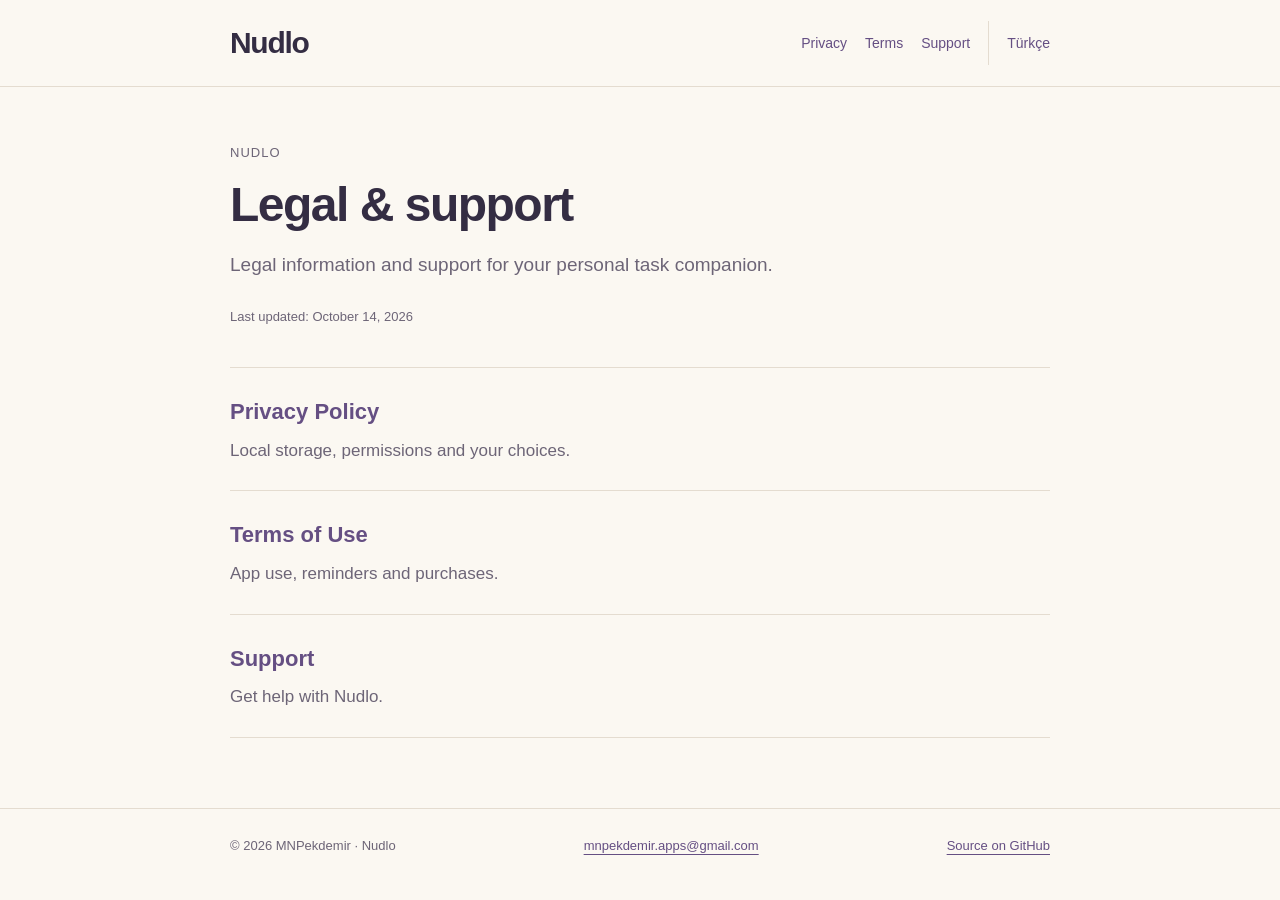
<file: index.html>
<!doctype html>
<html lang="en">
<head>
  <meta charset="utf-8">
  <meta name="viewport" content="width=device-width,initial-scale=1">
  <meta name="description" content="Legal information and support for your personal task companion.">
  <title>Legal &amp; support · Nudlo</title>
  <link rel="canonical" href="https://mnpekdemir.github.io/nudlo-legal/">
  <link rel="alternate" hreflang="en" href="https://mnpekdemir.github.io/nudlo-legal/index.html">
  <link rel="alternate" hreflang="tr" href="https://mnpekdemir.github.io/nudlo-legal/tr/index.html">
  <link rel="stylesheet" href="styles.css">
</head>
<body>
  <a class="skip-link" href="#content">Skip to content</a>
  <header class="site-header"><div class="container header-content"><a class="wordmark" href="index.html" aria-label="Nudlo">Nudlo</a><nav class="top-nav" aria-label="Legal & support"><a href="privacy.html">Privacy</a><a href="terms.html">Terms</a><a href="support.html">Support</a><a class="language-link" href="tr/index.html" lang="tr">Türkçe</a></nav></div></header>
  <main class="container" id="content"><p class="eyebrow">Nudlo</p><h1>Legal & support</h1><p class="lead">Legal information and support for your personal task companion.</p><p class="updated">Last updated: October 14, 2026</p><div class="document-links"><a class="document-link" href="privacy.html"><strong>Privacy Policy</strong><span>Local storage, permissions and your choices.</span></a><a class="document-link" href="terms.html"><strong>Terms of Use</strong><span>App use, reminders and purchases.</span></a><a class="document-link" href="support.html"><strong>Support</strong><span>Get help with Nudlo.</span></a></div></main>
  <footer><div class="container footer-content"><span>© 2026 MNPekdemir · Nudlo</span><a class="contact-link" href="mailto:mnpekdemir.apps@gmail.com">mnpekdemir.apps@gmail.com</a><a href="https://github.com/MNPekdemir/nudlo-legal">Source on GitHub</a></div></footer>
</body>
</html>
</file>
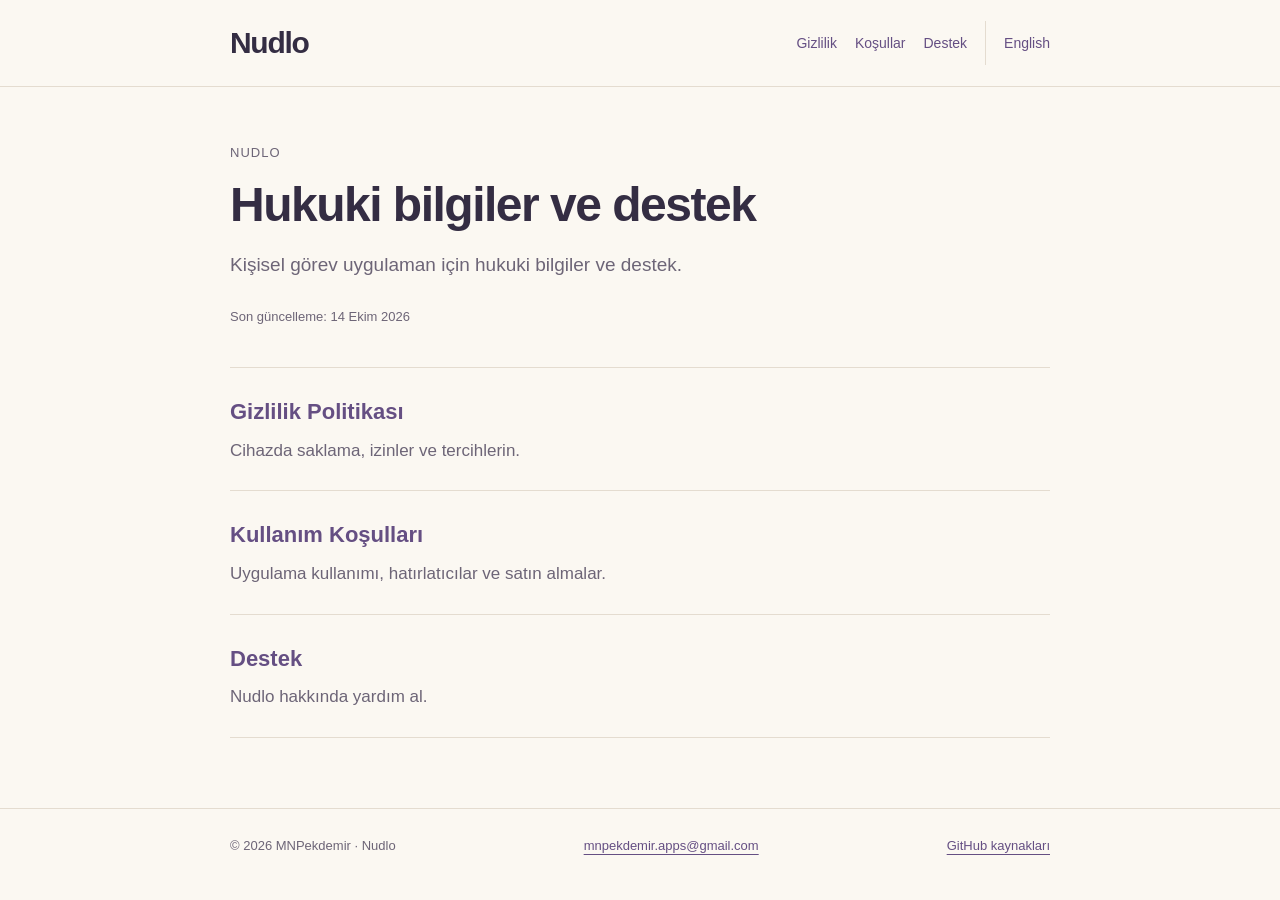
<file: tr/index.html>
<!doctype html>
<html lang="tr">
<head>
  <meta charset="utf-8">
  <meta name="viewport" content="width=device-width,initial-scale=1">
  <meta name="description" content="Kişisel görev uygulaman için hukuki bilgiler ve destek.">
  <title>Hukuki bilgiler ve destek · Nudlo</title>
  <link rel="canonical" href="https://mnpekdemir.github.io/nudlo-legal/tr/">
  <link rel="alternate" hreflang="en" href="https://mnpekdemir.github.io/nudlo-legal/index.html">
  <link rel="alternate" hreflang="tr" href="https://mnpekdemir.github.io/nudlo-legal/tr/index.html">
  <link rel="stylesheet" href="../styles.css">
</head>
<body>
  <a class="skip-link" href="#content">İçeriğe geç</a>
  <header class="site-header"><div class="container header-content"><a class="wordmark" href="index.html" aria-label="Nudlo">Nudlo</a><nav class="top-nav" aria-label="Hukuki bilgiler ve destek"><a href="privacy.html">Gizlilik</a><a href="terms.html">Koşullar</a><a href="support.html">Destek</a><a class="language-link" href="../index.html" lang="en">English</a></nav></div></header>
  <main class="container" id="content"><p class="eyebrow">Nudlo</p><h1>Hukuki bilgiler ve destek</h1><p class="lead">Kişisel görev uygulaman için hukuki bilgiler ve destek.</p><p class="updated">Son güncelleme: 14 Ekim 2026</p><div class="document-links"><a class="document-link" href="privacy.html"><strong>Gizlilik Politikası</strong><span>Cihazda saklama, izinler ve tercihlerin.</span></a><a class="document-link" href="terms.html"><strong>Kullanım Koşulları</strong><span>Uygulama kullanımı, hatırlatıcılar ve satın almalar.</span></a><a class="document-link" href="support.html"><strong>Destek</strong><span>Nudlo hakkında yardım al.</span></a></div></main>
  <footer><div class="container footer-content"><span>© 2026 MNPekdemir · Nudlo</span><a class="contact-link" href="mailto:mnpekdemir.apps@gmail.com">mnpekdemir.apps@gmail.com</a><a href="https://github.com/MNPekdemir/nudlo-legal">GitHub kaynakları</a></div></footer>
</body>
</html>
</file>
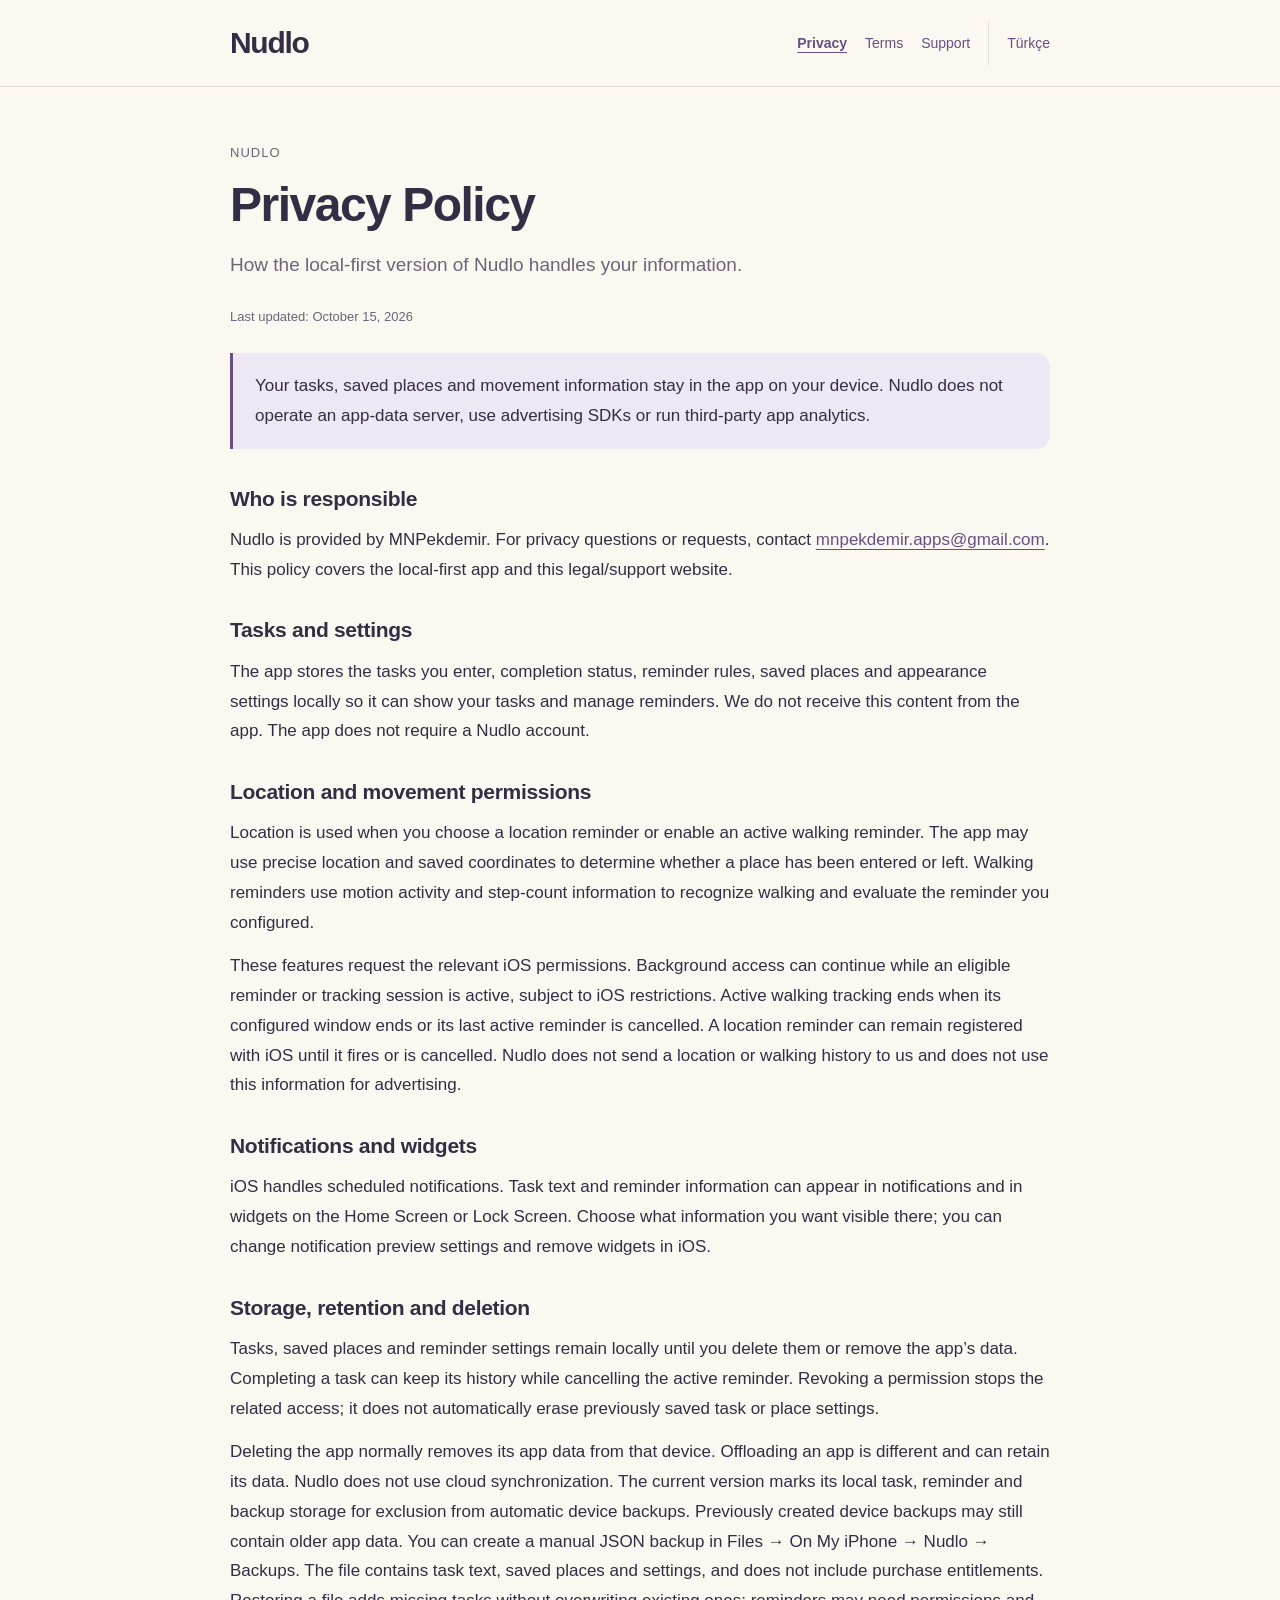
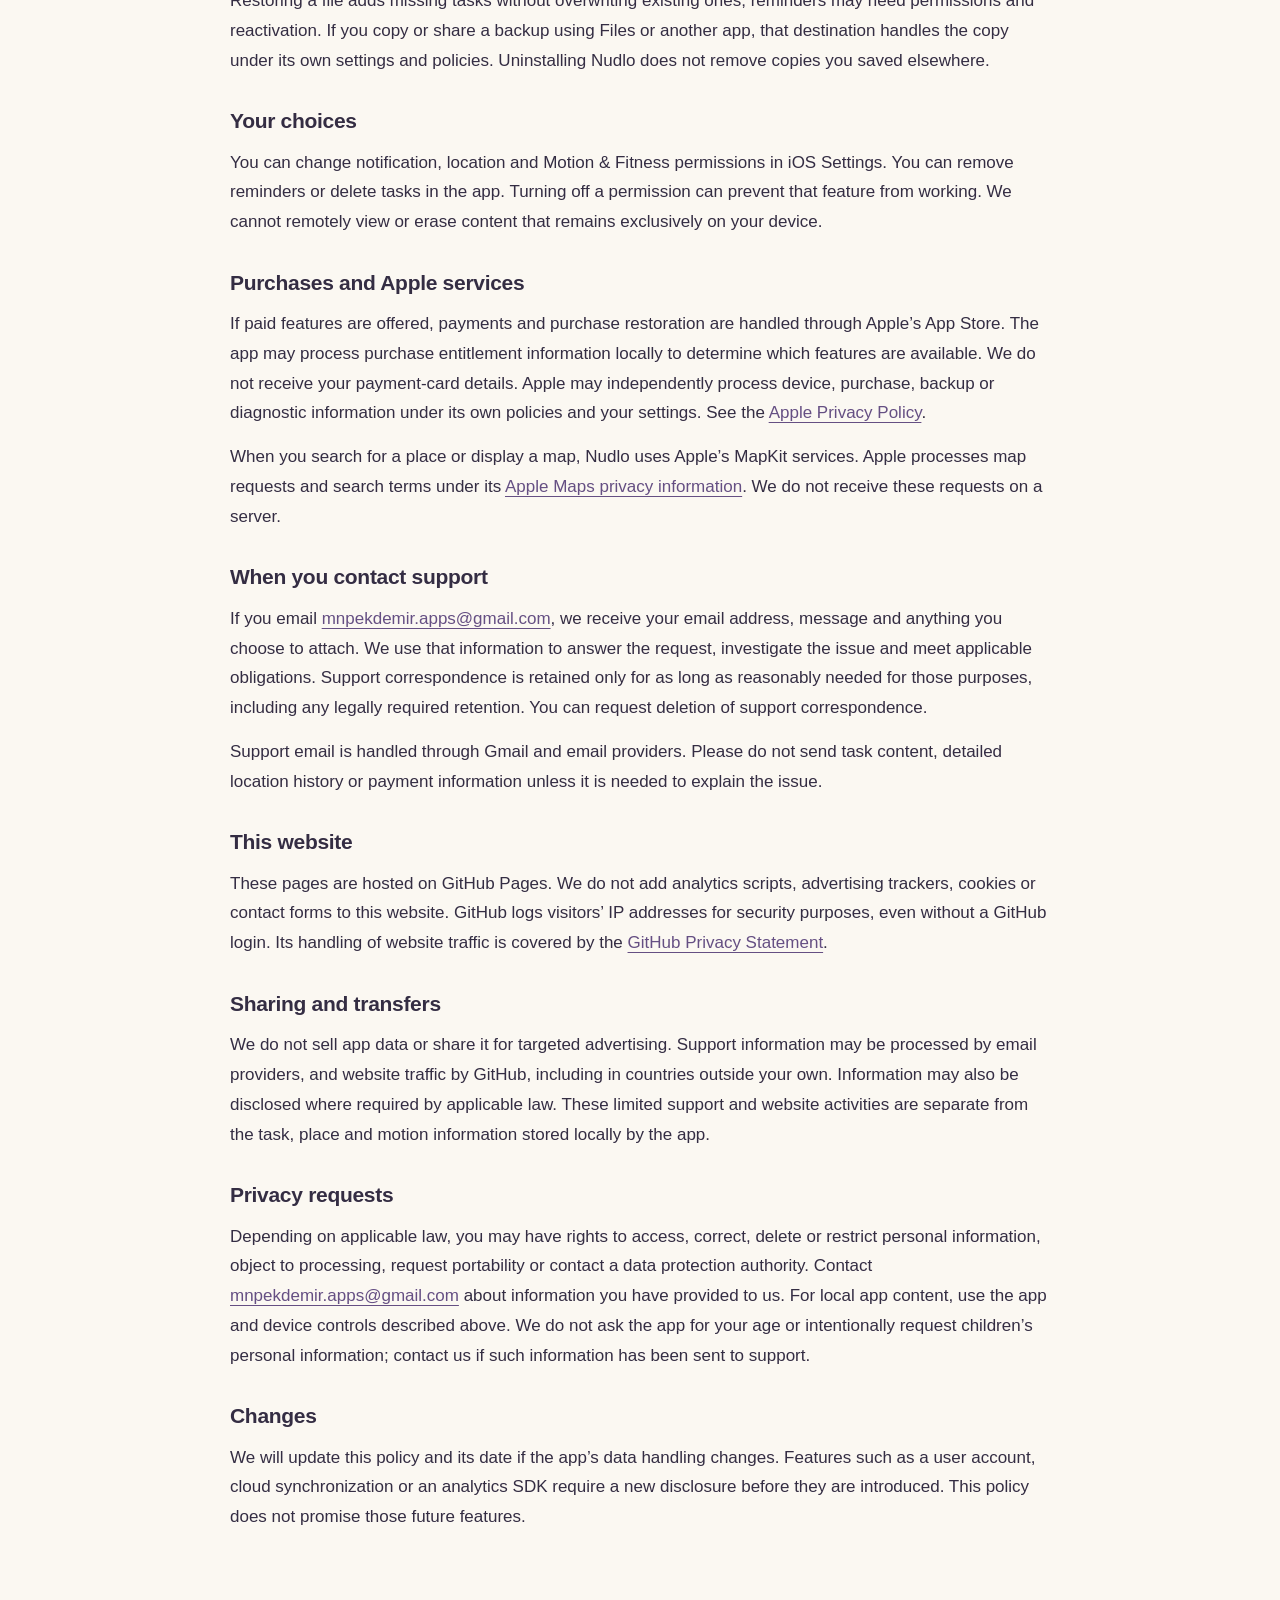
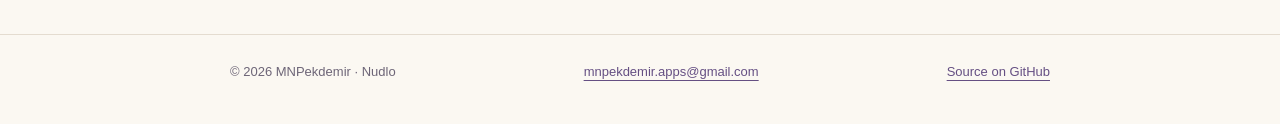
<file: privacy.html>
<!doctype html>
<html lang="en">
<head>
  <meta charset="utf-8">
  <meta name="viewport" content="width=device-width,initial-scale=1">
  <meta name="description" content="How the local-first version of Nudlo handles your information.">
  <title>Privacy Policy · Nudlo</title>
  <link rel="canonical" href="https://mnpekdemir.github.io/nudlo-legal/privacy.html">
  <link rel="alternate" hreflang="en" href="https://mnpekdemir.github.io/nudlo-legal/privacy.html">
  <link rel="alternate" hreflang="tr" href="https://mnpekdemir.github.io/nudlo-legal/tr/privacy.html">
  <link rel="stylesheet" href="styles.css">
</head>
<body>
  <a class="skip-link" href="#content">Skip to content</a>
  <header class="site-header"><div class="container header-content"><a class="wordmark" href="index.html" aria-label="Nudlo">Nudlo</a><nav class="top-nav" aria-label="Legal & support"><a href="privacy.html" aria-current="page">Privacy</a><a href="terms.html">Terms</a><a href="support.html">Support</a><a class="language-link" href="tr/privacy.html" lang="tr">Türkçe</a></nav></div></header>
  <main class="container" id="content"><p class="eyebrow">Nudlo</p><h1>Privacy Policy</h1><p class="lead">How the local-first version of Nudlo handles your information.</p><p class="updated">Last updated: October 15, 2026</p><div class="summary"><p>Your tasks, saved places and movement information stay in the app on your device. Nudlo does not operate an app-data server, use advertising SDKs or run third-party app analytics.</p></div><section id="section-1"><h2>Who is responsible</h2><p>Nudlo is provided by MNPekdemir. For privacy questions or requests, contact <a class="contact-link" href="mailto:mnpekdemir.apps@gmail.com">mnpekdemir.apps@gmail.com</a>. This policy covers the local-first app and this legal/support website.</p></section>
<section id="section-2"><h2>Tasks and settings</h2><p>The app stores the tasks you enter, completion status, reminder rules, saved places and appearance settings locally so it can show your tasks and manage reminders. We do not receive this content from the app. The app does not require a Nudlo account.</p></section>
<section id="section-3"><h2>Location and movement permissions</h2><p>Location is used when you choose a location reminder or enable an active walking reminder. The app may use precise location and saved coordinates to determine whether a place has been entered or left. Walking reminders use motion activity and step-count information to recognize walking and evaluate the reminder you configured.</p><p>These features request the relevant iOS permissions. Background access can continue while an eligible reminder or tracking session is active, subject to iOS restrictions. Active walking tracking ends when its configured window ends or its last active reminder is cancelled. A location reminder can remain registered with iOS until it fires or is cancelled. Nudlo does not send a location or walking history to us and does not use this information for advertising.</p></section>
<section id="section-4"><h2>Notifications and widgets</h2><p>iOS handles scheduled notifications. Task text and reminder information can appear in notifications and in widgets on the Home Screen or Lock Screen. Choose what information you want visible there; you can change notification preview settings and remove widgets in iOS.</p></section>
<section id="section-5"><h2>Storage, retention and deletion</h2><p>Tasks, saved places and reminder settings remain locally until you delete them or remove the app’s data. Completing a task can keep its history while cancelling the active reminder. Revoking a permission stops the related access; it does not automatically erase previously saved task or place settings.</p><p>Deleting the app normally removes its app data from that device. Offloading an app is different and can retain its data. Nudlo does not use cloud synchronization. The current version marks its local task, reminder and backup storage for exclusion from automatic device backups. Previously created device backups may still contain older app data. You can create a manual JSON backup in Files → On My iPhone → Nudlo → Backups. The file contains task text, saved places and settings, and does not include purchase entitlements. Restoring a file adds missing tasks without overwriting existing ones; reminders may need permissions and reactivation. If you copy or share a backup using Files or another app, that destination handles the copy under its own settings and policies. Uninstalling Nudlo does not remove copies you saved elsewhere.</p></section>
<section id="section-6"><h2>Your choices</h2><p>You can change notification, location and Motion & Fitness permissions in iOS Settings. You can remove reminders or delete tasks in the app. Turning off a permission can prevent that feature from working. We cannot remotely view or erase content that remains exclusively on your device.</p></section>
<section id="section-7"><h2>Purchases and Apple services</h2><p>If paid features are offered, payments and purchase restoration are handled through Apple’s App Store. The app may process purchase entitlement information locally to determine which features are available. We do not receive your payment-card details. Apple may independently process device, purchase, backup or diagnostic information under its own policies and your settings. See the <a href="https://www.apple.com/legal/privacy/">Apple Privacy Policy</a>.</p><p>When you search for a place or display a map, Nudlo uses Apple’s MapKit services. Apple processes map requests and search terms under its <a href="https://www.apple.com/legal/privacy/data/en/apple-maps/">Apple Maps privacy information</a>. We do not receive these requests on a server.</p></section>
<section id="section-8"><h2>When you contact support</h2><p>If you email <a class="contact-link" href="mailto:mnpekdemir.apps@gmail.com">mnpekdemir.apps@gmail.com</a>, we receive your email address, message and anything you choose to attach. We use that information to answer the request, investigate the issue and meet applicable obligations. Support correspondence is retained only for as long as reasonably needed for those purposes, including any legally required retention. You can request deletion of support correspondence.</p><p>Support email is handled through Gmail and email providers. Please do not send task content, detailed location history or payment information unless it is needed to explain the issue.</p></section>
<section id="section-9"><h2>This website</h2><p>These pages are hosted on GitHub Pages. We do not add analytics scripts, advertising trackers, cookies or contact forms to this website. GitHub logs visitors’ IP addresses for security purposes, even without a GitHub login. Its handling of website traffic is covered by the <a href="https://docs.github.com/en/site-policy/privacy-policies/github-general-privacy-statement">GitHub Privacy Statement</a>.</p></section>
<section id="section-10"><h2>Sharing and transfers</h2><p>We do not sell app data or share it for targeted advertising. Support information may be processed by email providers, and website traffic by GitHub, including in countries outside your own. Information may also be disclosed where required by applicable law. These limited support and website activities are separate from the task, place and motion information stored locally by the app.</p></section>
<section id="section-11"><h2>Privacy requests</h2><p>Depending on applicable law, you may have rights to access, correct, delete or restrict personal information, object to processing, request portability or contact a data protection authority. Contact <a class="contact-link" href="mailto:mnpekdemir.apps@gmail.com">mnpekdemir.apps@gmail.com</a> about information you have provided to us. For local app content, use the app and device controls described above. We do not ask the app for your age or intentionally request children’s personal information; contact us if such information has been sent to support.</p></section>
<section id="section-12"><h2>Changes</h2><p>We will update this policy and its date if the app’s data handling changes. Features such as a user account, cloud synchronization or an analytics SDK require a new disclosure before they are introduced. This policy does not promise those future features.</p></section></main>
  <footer><div class="container footer-content"><span>© 2026 MNPekdemir · Nudlo</span><a class="contact-link" href="mailto:mnpekdemir.apps@gmail.com">mnpekdemir.apps@gmail.com</a><a href="https://github.com/MNPekdemir/nudlo-legal">Source on GitHub</a></div></footer>
</body>
</html>
</file>
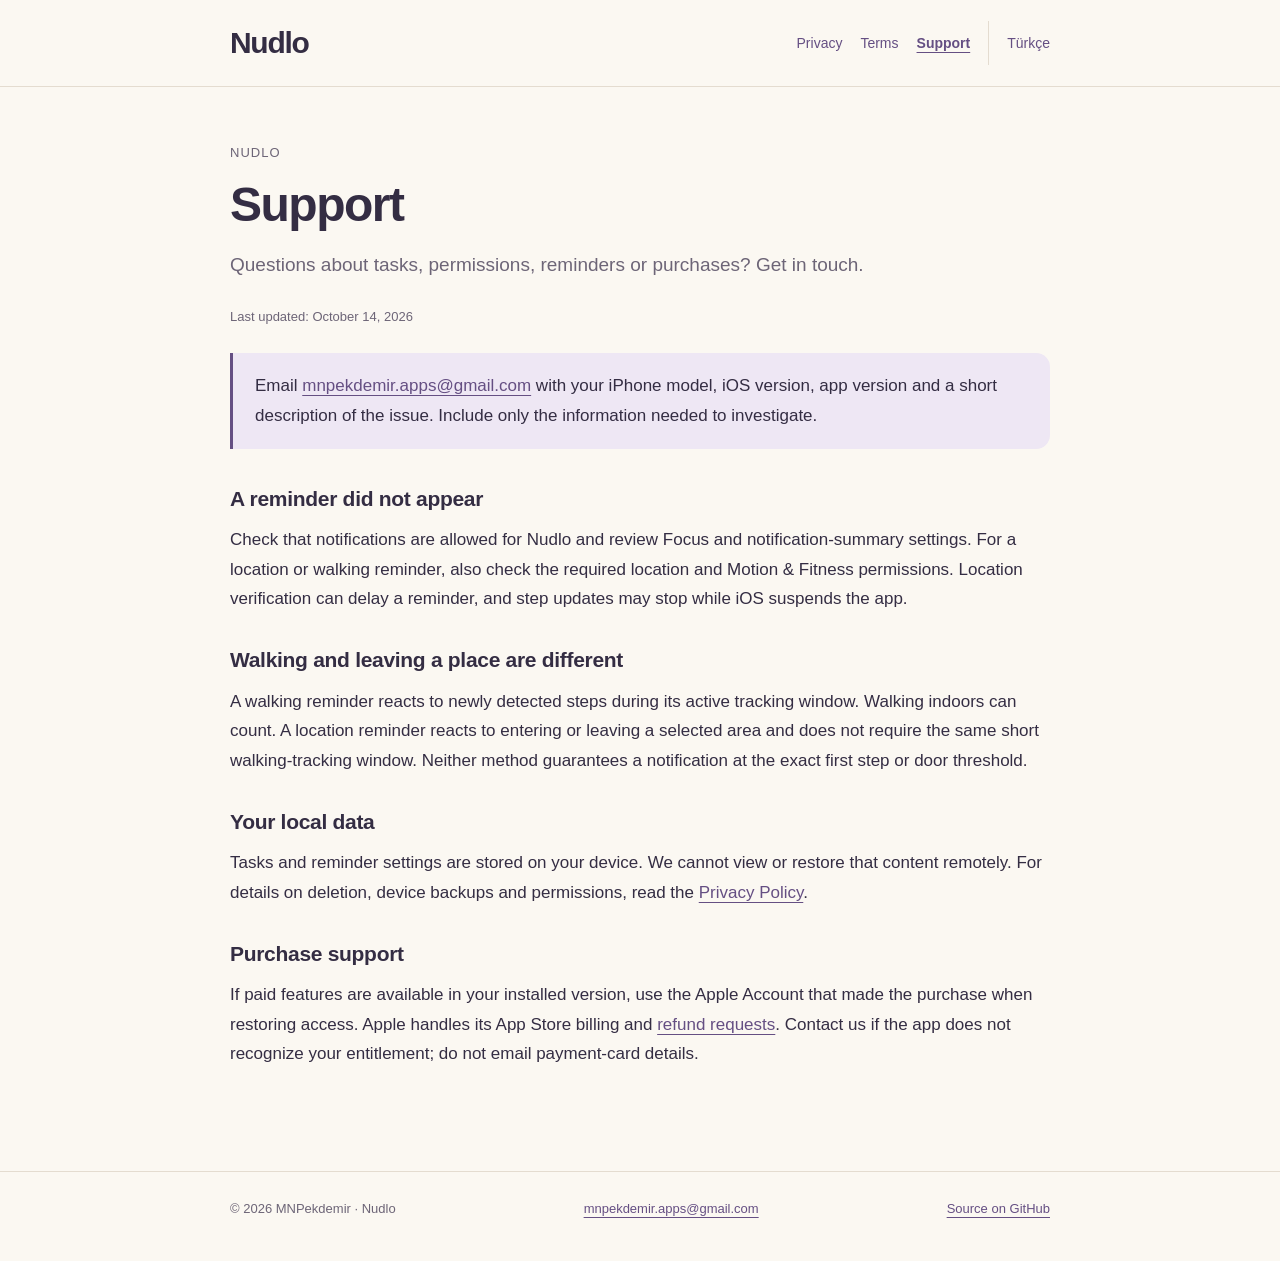
<file: support.html>
<!doctype html>
<html lang="en">
<head>
  <meta charset="utf-8">
  <meta name="viewport" content="width=device-width,initial-scale=1">
  <meta name="description" content="Questions about tasks, permissions, reminders or purchases? Get in touch.">
  <title>Support · Nudlo</title>
  <link rel="canonical" href="https://mnpekdemir.github.io/nudlo-legal/support.html">
  <link rel="alternate" hreflang="en" href="https://mnpekdemir.github.io/nudlo-legal/support.html">
  <link rel="alternate" hreflang="tr" href="https://mnpekdemir.github.io/nudlo-legal/tr/support.html">
  <link rel="stylesheet" href="styles.css">
</head>
<body>
  <a class="skip-link" href="#content">Skip to content</a>
  <header class="site-header"><div class="container header-content"><a class="wordmark" href="index.html" aria-label="Nudlo">Nudlo</a><nav class="top-nav" aria-label="Legal & support"><a href="privacy.html">Privacy</a><a href="terms.html">Terms</a><a href="support.html" aria-current="page">Support</a><a class="language-link" href="tr/support.html" lang="tr">Türkçe</a></nav></div></header>
  <main class="container" id="content"><p class="eyebrow">Nudlo</p><h1>Support</h1><p class="lead">Questions about tasks, permissions, reminders or purchases? Get in touch.</p><p class="updated">Last updated: October 14, 2026</p><div class="summary"><p>Email <a class="contact-link" href="mailto:mnpekdemir.apps@gmail.com">mnpekdemir.apps@gmail.com</a> with your iPhone model, iOS version, app version and a short description of the issue. Include only the information needed to investigate.</p></div><section id="section-1"><h2>A reminder did not appear</h2><p>Check that notifications are allowed for Nudlo and review Focus and notification-summary settings. For a location or walking reminder, also check the required location and Motion & Fitness permissions. Location verification can delay a reminder, and step updates may stop while iOS suspends the app.</p></section>
<section id="section-2"><h2>Walking and leaving a place are different</h2><p>A walking reminder reacts to newly detected steps during its active tracking window. Walking indoors can count. A location reminder reacts to entering or leaving a selected area and does not require the same short walking-tracking window. Neither method guarantees a notification at the exact first step or door threshold.</p></section>
<section id="section-3"><h2>Your local data</h2><p>Tasks and reminder settings are stored on your device. We cannot view or restore that content remotely. For details on deletion, device backups and permissions, read the <a href="privacy.html">Privacy Policy</a>.</p></section>
<section id="section-4"><h2>Purchase support</h2><p>If paid features are available in your installed version, use the Apple Account that made the purchase when restoring access. Apple handles its App Store billing and <a href="https://support.apple.com/118223">refund requests</a>. Contact us if the app does not recognize your entitlement; do not email payment-card details.</p></section></main>
  <footer><div class="container footer-content"><span>© 2026 MNPekdemir · Nudlo</span><a class="contact-link" href="mailto:mnpekdemir.apps@gmail.com">mnpekdemir.apps@gmail.com</a><a href="https://github.com/MNPekdemir/nudlo-legal">Source on GitHub</a></div></footer>
</body>
</html>
</file>
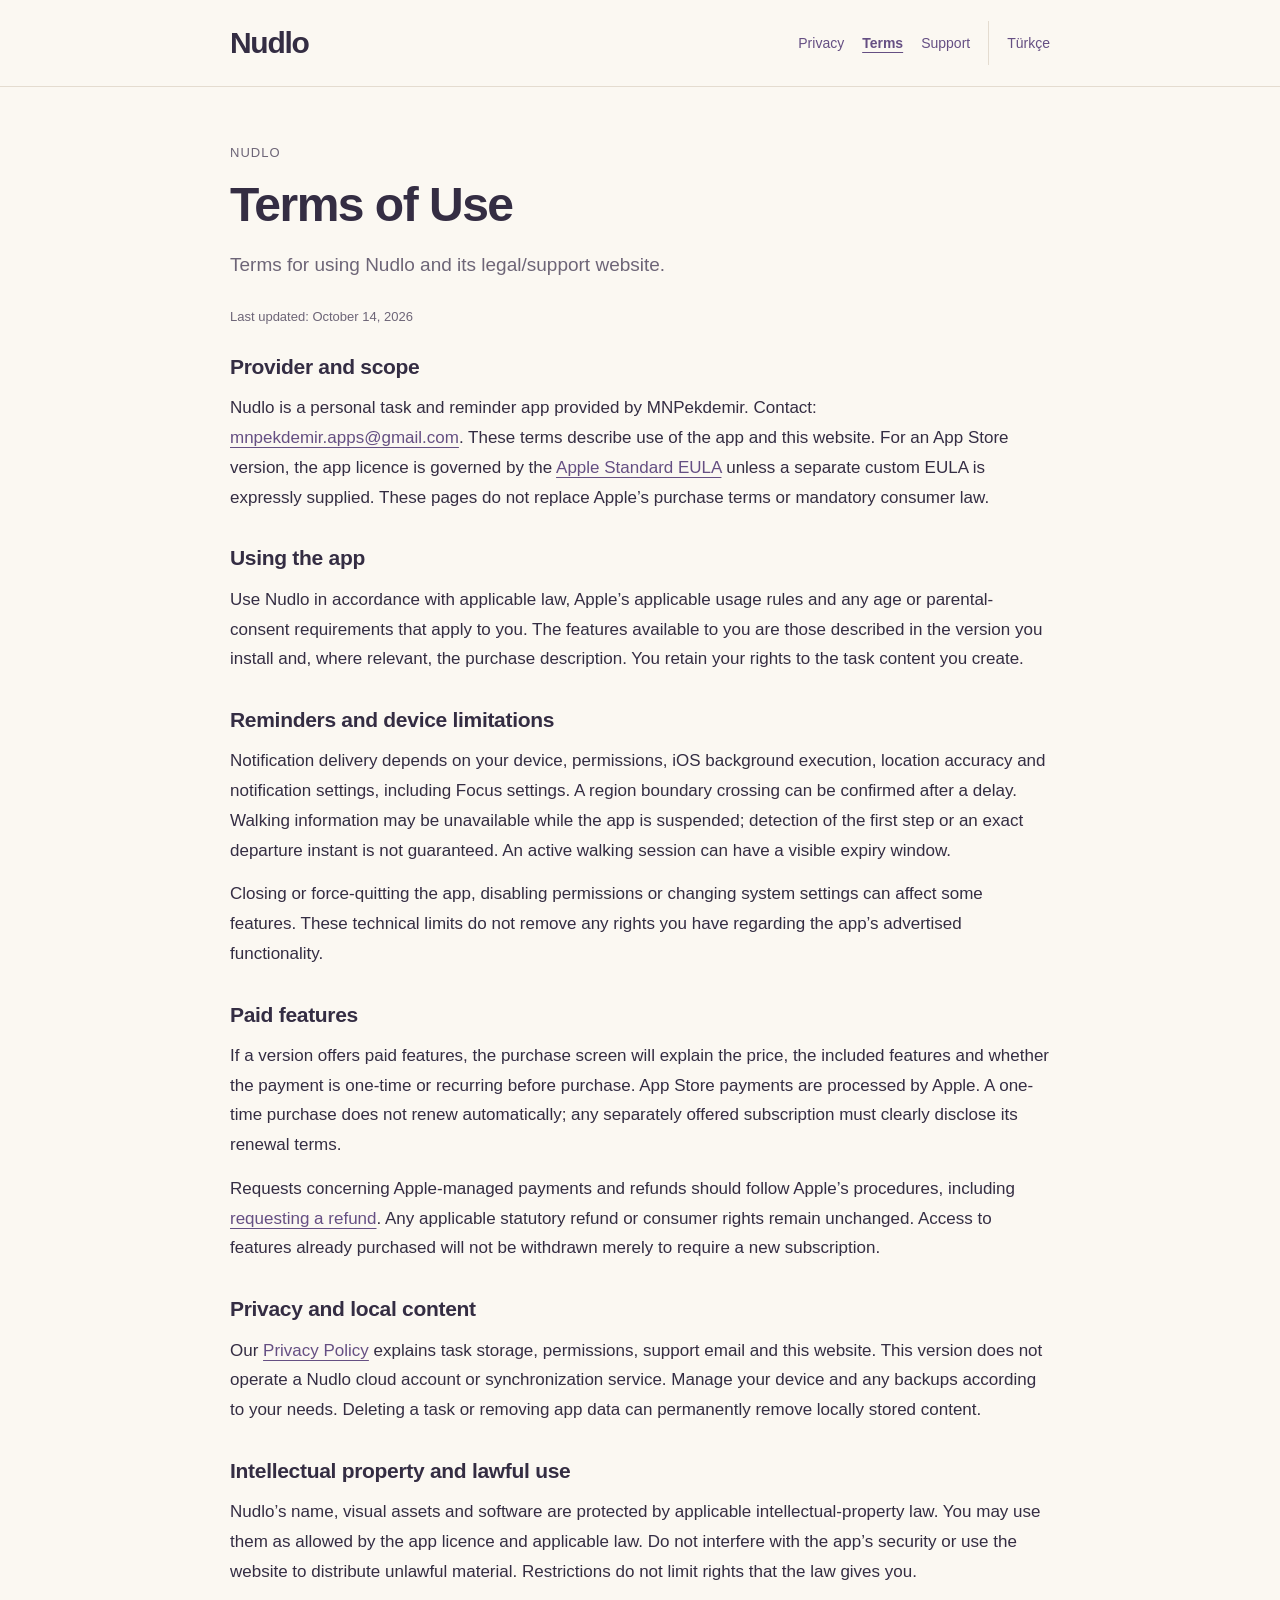
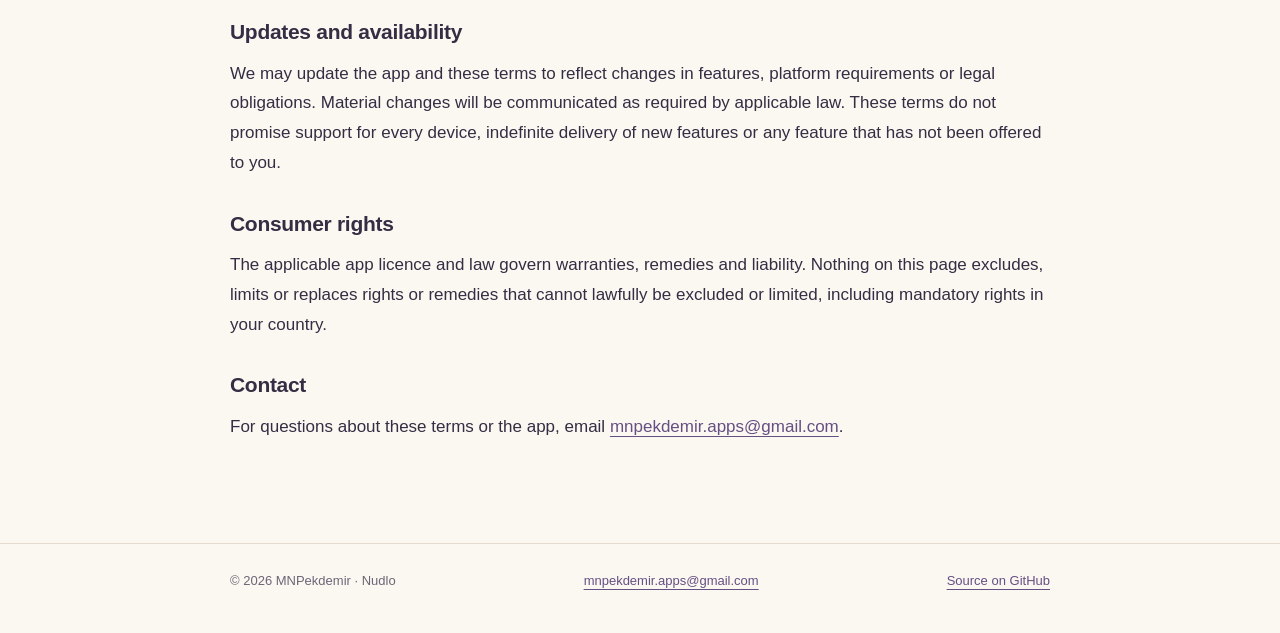
<file: terms.html>
<!doctype html>
<html lang="en">
<head>
  <meta charset="utf-8">
  <meta name="viewport" content="width=device-width,initial-scale=1">
  <meta name="description" content="Terms for using Nudlo and its legal/support website.">
  <title>Terms of Use · Nudlo</title>
  <link rel="canonical" href="https://mnpekdemir.github.io/nudlo-legal/terms.html">
  <link rel="alternate" hreflang="en" href="https://mnpekdemir.github.io/nudlo-legal/terms.html">
  <link rel="alternate" hreflang="tr" href="https://mnpekdemir.github.io/nudlo-legal/tr/terms.html">
  <link rel="stylesheet" href="styles.css">
</head>
<body>
  <a class="skip-link" href="#content">Skip to content</a>
  <header class="site-header"><div class="container header-content"><a class="wordmark" href="index.html" aria-label="Nudlo">Nudlo</a><nav class="top-nav" aria-label="Legal & support"><a href="privacy.html">Privacy</a><a href="terms.html" aria-current="page">Terms</a><a href="support.html">Support</a><a class="language-link" href="tr/terms.html" lang="tr">Türkçe</a></nav></div></header>
  <main class="container" id="content"><p class="eyebrow">Nudlo</p><h1>Terms of Use</h1><p class="lead">Terms for using Nudlo and its legal/support website.</p><p class="updated">Last updated: October 14, 2026</p><section id="section-1"><h2>Provider and scope</h2><p>Nudlo is a personal task and reminder app provided by MNPekdemir. Contact: <a class="contact-link" href="mailto:mnpekdemir.apps@gmail.com">mnpekdemir.apps@gmail.com</a>. These terms describe use of the app and this website. For an App Store version, the app licence is governed by the <a href="https://www.apple.com/legal/internet-services/itunes/dev/stdeula/">Apple Standard EULA</a> unless a separate custom EULA is expressly supplied. These pages do not replace Apple’s purchase terms or mandatory consumer law.</p></section>
<section id="section-2"><h2>Using the app</h2><p>Use Nudlo in accordance with applicable law, Apple’s applicable usage rules and any age or parental-consent requirements that apply to you. The features available to you are those described in the version you install and, where relevant, the purchase description. You retain your rights to the task content you create.</p></section>
<section id="section-3"><h2>Reminders and device limitations</h2><p>Notification delivery depends on your device, permissions, iOS background execution, location accuracy and notification settings, including Focus settings. A region boundary crossing can be confirmed after a delay. Walking information may be unavailable while the app is suspended; detection of the first step or an exact departure instant is not guaranteed. An active walking session can have a visible expiry window.</p><p>Closing or force-quitting the app, disabling permissions or changing system settings can affect some features. These technical limits do not remove any rights you have regarding the app’s advertised functionality.</p></section>
<section id="section-4"><h2>Paid features</h2><p>If a version offers paid features, the purchase screen will explain the price, the included features and whether the payment is one-time or recurring before purchase. App Store payments are processed by Apple. A one-time purchase does not renew automatically; any separately offered subscription must clearly disclose its renewal terms.</p><p>Requests concerning Apple-managed payments and refunds should follow Apple’s procedures, including <a href="https://support.apple.com/118223">requesting a refund</a>. Any applicable statutory refund or consumer rights remain unchanged. Access to features already purchased will not be withdrawn merely to require a new subscription.</p></section>
<section id="section-5"><h2>Privacy and local content</h2><p>Our <a href="privacy.html">Privacy Policy</a> explains task storage, permissions, support email and this website. This version does not operate a Nudlo cloud account or synchronization service. Manage your device and any backups according to your needs. Deleting a task or removing app data can permanently remove locally stored content.</p></section>
<section id="section-6"><h2>Intellectual property and lawful use</h2><p>Nudlo’s name, visual assets and software are protected by applicable intellectual-property law. You may use them as allowed by the app licence and applicable law. Do not interfere with the app’s security or use the website to distribute unlawful material. Restrictions do not limit rights that the law gives you.</p></section>
<section id="section-7"><h2>Updates and availability</h2><p>We may update the app and these terms to reflect changes in features, platform requirements or legal obligations. Material changes will be communicated as required by applicable law. These terms do not promise support for every device, indefinite delivery of new features or any feature that has not been offered to you.</p></section>
<section id="section-8"><h2>Consumer rights</h2><p>The applicable app licence and law govern warranties, remedies and liability. Nothing on this page excludes, limits or replaces rights or remedies that cannot lawfully be excluded or limited, including mandatory rights in your country.</p></section>
<section id="section-9"><h2>Contact</h2><p>For questions about these terms or the app, email <a class="contact-link" href="mailto:mnpekdemir.apps@gmail.com">mnpekdemir.apps@gmail.com</a>.</p></section></main>
  <footer><div class="container footer-content"><span>© 2026 MNPekdemir · Nudlo</span><a class="contact-link" href="mailto:mnpekdemir.apps@gmail.com">mnpekdemir.apps@gmail.com</a><a href="https://github.com/MNPekdemir/nudlo-legal">Source on GitHub</a></div></footer>
</body>
</html>
</file>
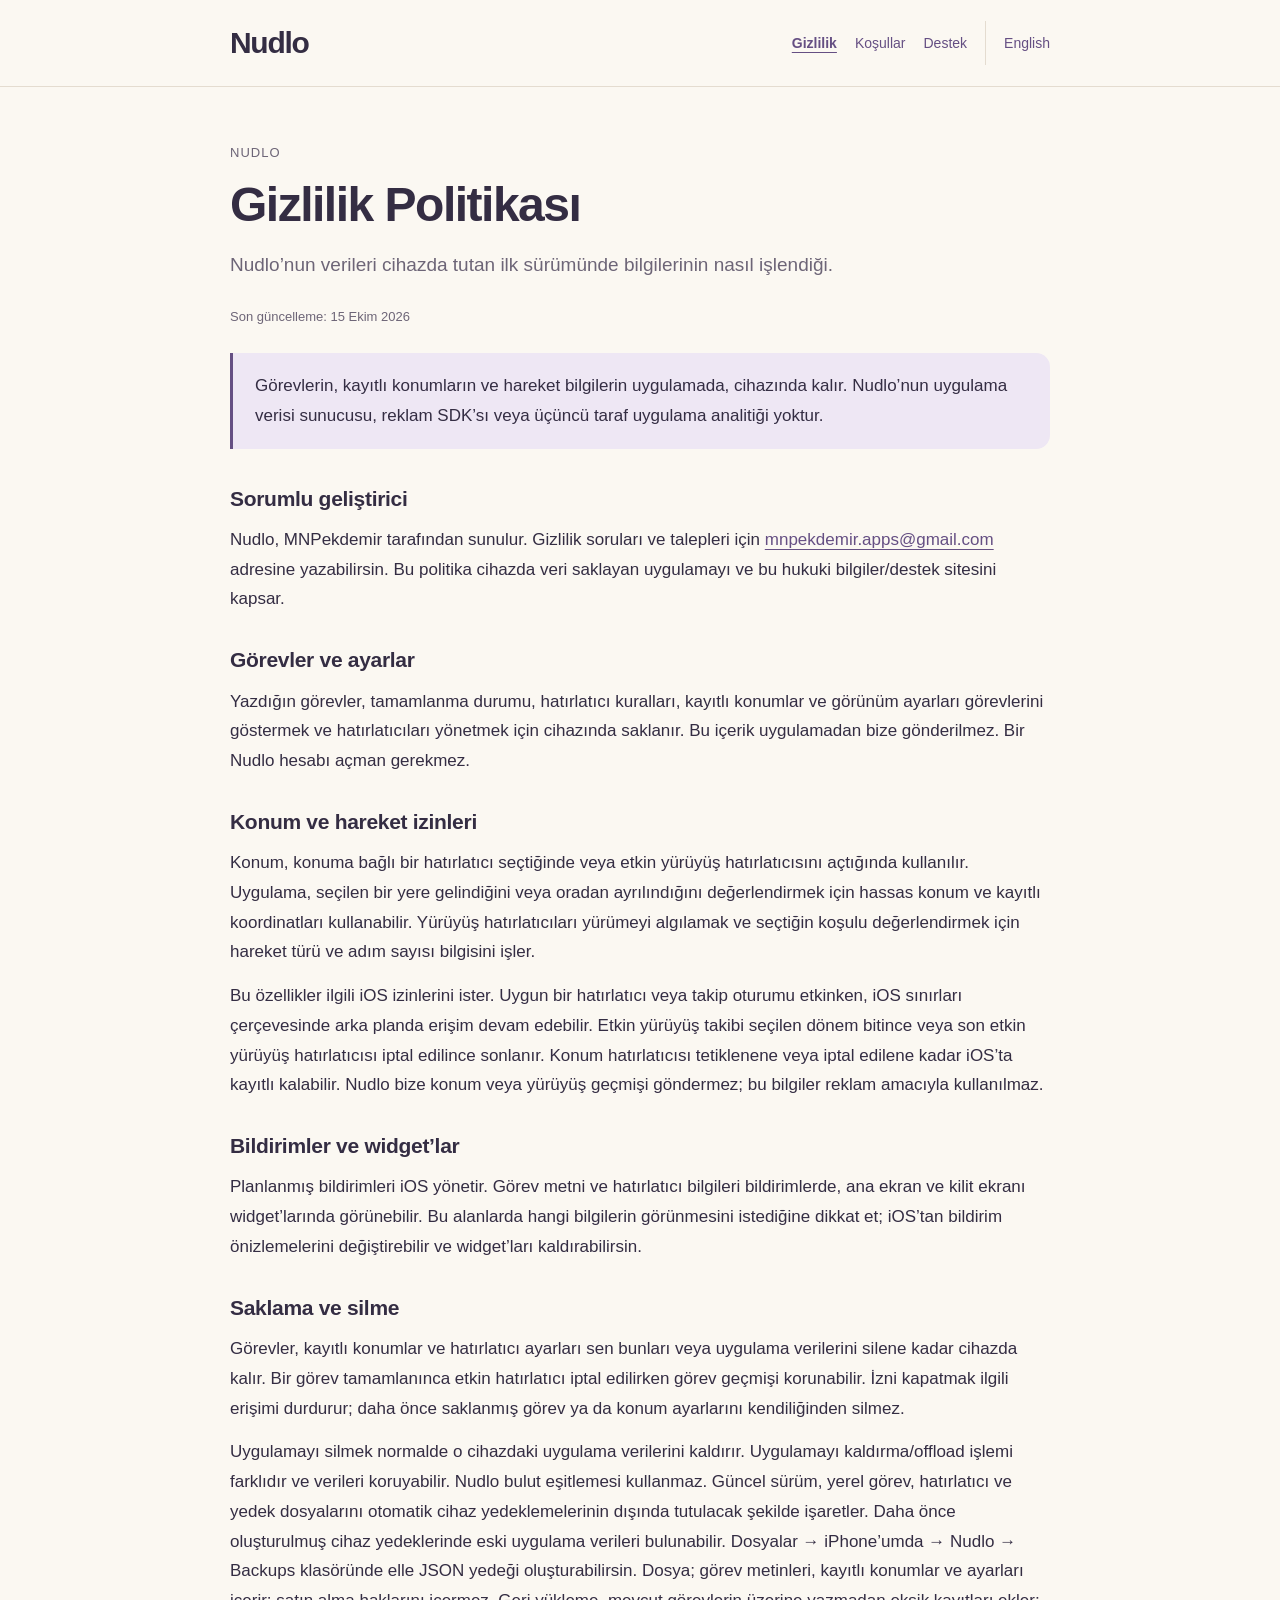
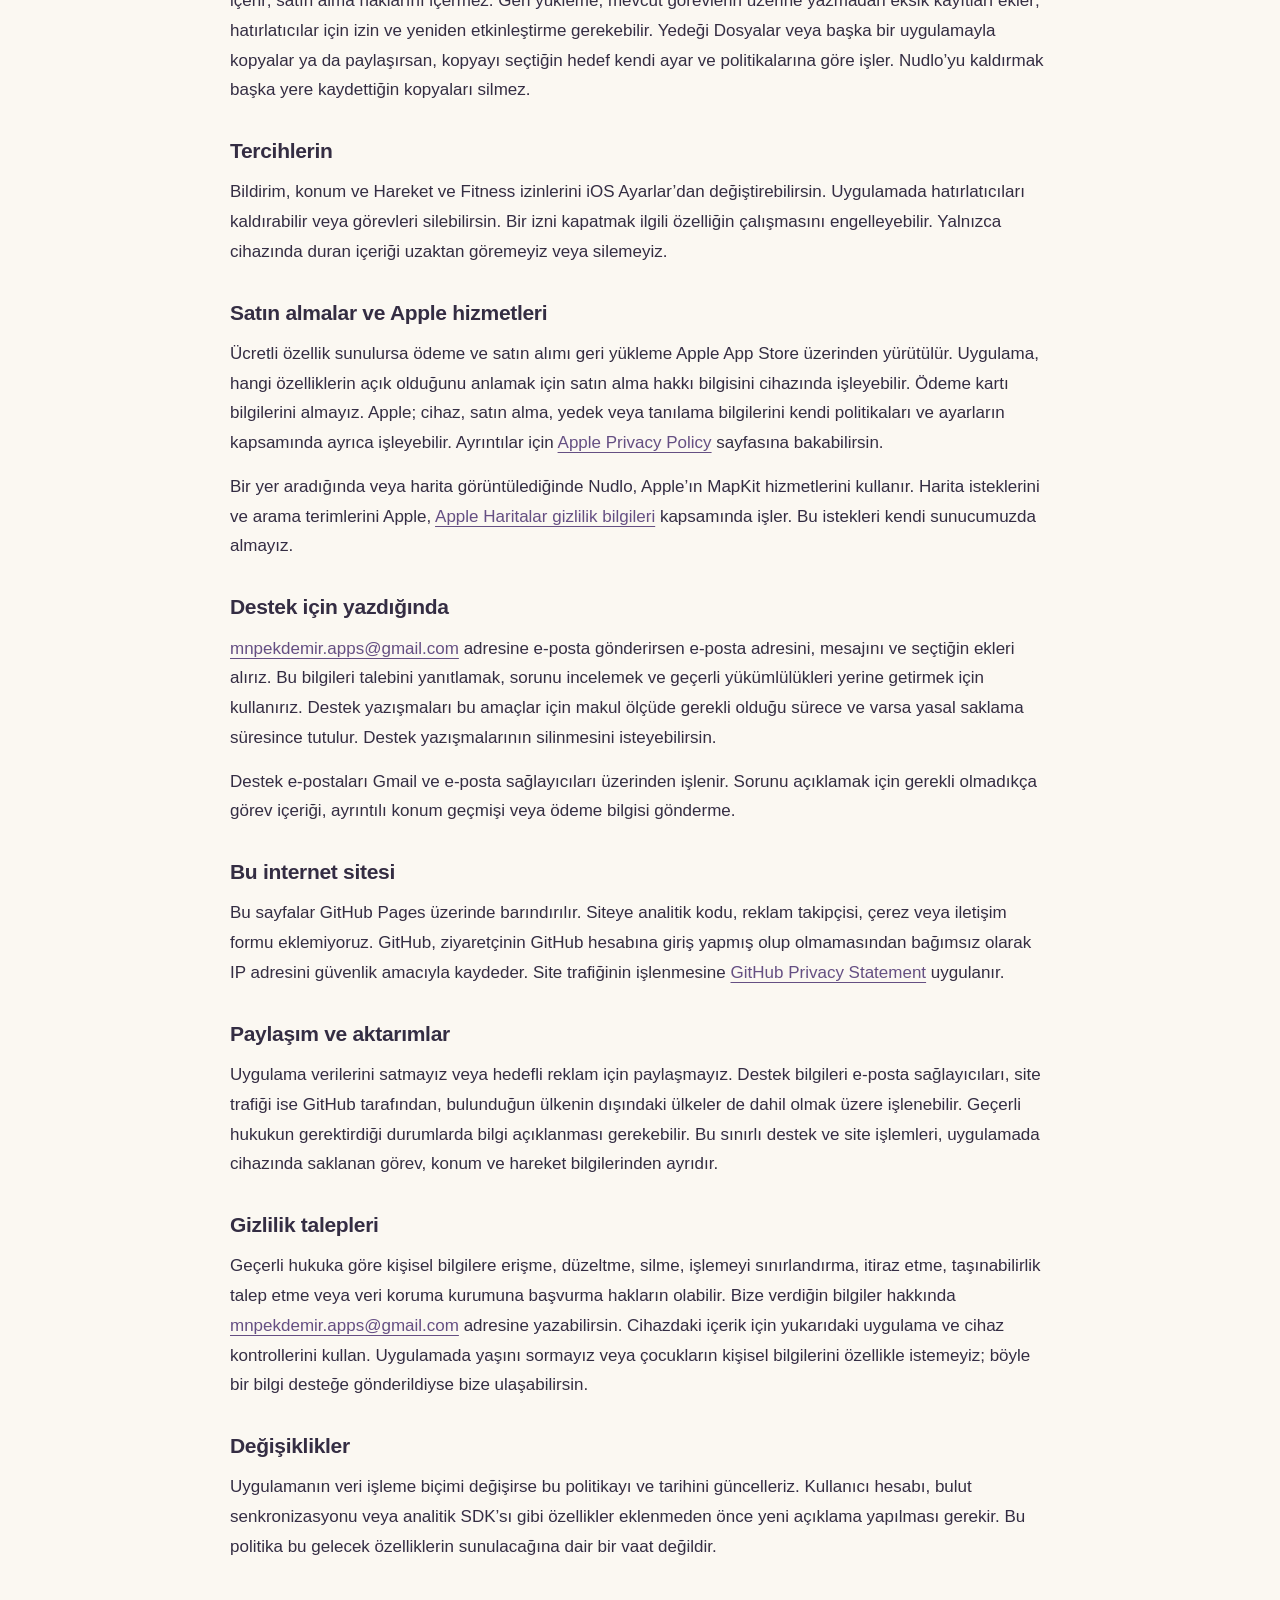
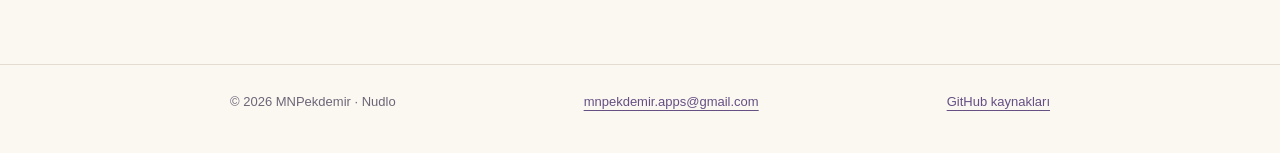
<file: tr/privacy.html>
<!doctype html>
<html lang="tr">
<head>
  <meta charset="utf-8">
  <meta name="viewport" content="width=device-width,initial-scale=1">
  <meta name="description" content="Nudlo’nun verileri cihazda tutan ilk sürümünde bilgilerinin nasıl işlendiği.">
  <title>Gizlilik Politikası · Nudlo</title>
  <link rel="canonical" href="https://mnpekdemir.github.io/nudlo-legal/tr/privacy.html">
  <link rel="alternate" hreflang="en" href="https://mnpekdemir.github.io/nudlo-legal/privacy.html">
  <link rel="alternate" hreflang="tr" href="https://mnpekdemir.github.io/nudlo-legal/tr/privacy.html">
  <link rel="stylesheet" href="../styles.css">
</head>
<body>
  <a class="skip-link" href="#content">İçeriğe geç</a>
  <header class="site-header"><div class="container header-content"><a class="wordmark" href="index.html" aria-label="Nudlo">Nudlo</a><nav class="top-nav" aria-label="Hukuki bilgiler ve destek"><a href="privacy.html" aria-current="page">Gizlilik</a><a href="terms.html">Koşullar</a><a href="support.html">Destek</a><a class="language-link" href="../privacy.html" lang="en">English</a></nav></div></header>
  <main class="container" id="content"><p class="eyebrow">Nudlo</p><h1>Gizlilik Politikası</h1><p class="lead">Nudlo’nun verileri cihazda tutan ilk sürümünde bilgilerinin nasıl işlendiği.</p><p class="updated">Son güncelleme: 15 Ekim 2026</p><div class="summary"><p>Görevlerin, kayıtlı konumların ve hareket bilgilerin uygulamada, cihazında kalır. Nudlo’nun uygulama verisi sunucusu, reklam SDK’sı veya üçüncü taraf uygulama analitiği yoktur.</p></div><section id="section-1"><h2>Sorumlu geliştirici</h2><p>Nudlo, MNPekdemir tarafından sunulur. Gizlilik soruları ve talepleri için <a class="contact-link" href="mailto:mnpekdemir.apps@gmail.com">mnpekdemir.apps@gmail.com</a> adresine yazabilirsin. Bu politika cihazda veri saklayan uygulamayı ve bu hukuki bilgiler/destek sitesini kapsar.</p></section>
<section id="section-2"><h2>Görevler ve ayarlar</h2><p>Yazdığın görevler, tamamlanma durumu, hatırlatıcı kuralları, kayıtlı konumlar ve görünüm ayarları görevlerini göstermek ve hatırlatıcıları yönetmek için cihazında saklanır. Bu içerik uygulamadan bize gönderilmez. Bir Nudlo hesabı açman gerekmez.</p></section>
<section id="section-3"><h2>Konum ve hareket izinleri</h2><p>Konum, konuma bağlı bir hatırlatıcı seçtiğinde veya etkin yürüyüş hatırlatıcısını açtığında kullanılır. Uygulama, seçilen bir yere gelindiğini veya oradan ayrılındığını değerlendirmek için hassas konum ve kayıtlı koordinatları kullanabilir. Yürüyüş hatırlatıcıları yürümeyi algılamak ve seçtiğin koşulu değerlendirmek için hareket türü ve adım sayısı bilgisini işler.</p><p>Bu özellikler ilgili iOS izinlerini ister. Uygun bir hatırlatıcı veya takip oturumu etkinken, iOS sınırları çerçevesinde arka planda erişim devam edebilir. Etkin yürüyüş takibi seçilen dönem bitince veya son etkin yürüyüş hatırlatıcısı iptal edilince sonlanır. Konum hatırlatıcısı tetiklenene veya iptal edilene kadar iOS’ta kayıtlı kalabilir. Nudlo bize konum veya yürüyüş geçmişi göndermez; bu bilgiler reklam amacıyla kullanılmaz.</p></section>
<section id="section-4"><h2>Bildirimler ve widget’lar</h2><p>Planlanmış bildirimleri iOS yönetir. Görev metni ve hatırlatıcı bilgileri bildirimlerde, ana ekran ve kilit ekranı widget’larında görünebilir. Bu alanlarda hangi bilgilerin görünmesini istediğine dikkat et; iOS’tan bildirim önizlemelerini değiştirebilir ve widget’ları kaldırabilirsin.</p></section>
<section id="section-5"><h2>Saklama ve silme</h2><p>Görevler, kayıtlı konumlar ve hatırlatıcı ayarları sen bunları veya uygulama verilerini silene kadar cihazda kalır. Bir görev tamamlanınca etkin hatırlatıcı iptal edilirken görev geçmişi korunabilir. İzni kapatmak ilgili erişimi durdurur; daha önce saklanmış görev ya da konum ayarlarını kendiliğinden silmez.</p><p>Uygulamayı silmek normalde o cihazdaki uygulama verilerini kaldırır. Uygulamayı kaldırma/offload işlemi farklıdır ve verileri koruyabilir. Nudlo bulut eşitlemesi kullanmaz. Güncel sürüm, yerel görev, hatırlatıcı ve yedek dosyalarını otomatik cihaz yedeklemelerinin dışında tutulacak şekilde işaretler. Daha önce oluşturulmuş cihaz yedeklerinde eski uygulama verileri bulunabilir. Dosyalar → iPhone’umda → Nudlo → Backups klasöründe elle JSON yedeği oluşturabilirsin. Dosya; görev metinleri, kayıtlı konumlar ve ayarları içerir; satın alma haklarını içermez. Geri yükleme, mevcut görevlerin üzerine yazmadan eksik kayıtları ekler; hatırlatıcılar için izin ve yeniden etkinleştirme gerekebilir. Yedeği Dosyalar veya başka bir uygulamayla kopyalar ya da paylaşırsan, kopyayı seçtiğin hedef kendi ayar ve politikalarına göre işler. Nudlo’yu kaldırmak başka yere kaydettiğin kopyaları silmez.</p></section>
<section id="section-6"><h2>Tercihlerin</h2><p>Bildirim, konum ve Hareket ve Fitness izinlerini iOS Ayarlar’dan değiştirebilirsin. Uygulamada hatırlatıcıları kaldırabilir veya görevleri silebilirsin. Bir izni kapatmak ilgili özelliğin çalışmasını engelleyebilir. Yalnızca cihazında duran içeriği uzaktan göremeyiz veya silemeyiz.</p></section>
<section id="section-7"><h2>Satın almalar ve Apple hizmetleri</h2><p>Ücretli özellik sunulursa ödeme ve satın alımı geri yükleme Apple App Store üzerinden yürütülür. Uygulama, hangi özelliklerin açık olduğunu anlamak için satın alma hakkı bilgisini cihazında işleyebilir. Ödeme kartı bilgilerini almayız. Apple; cihaz, satın alma, yedek veya tanılama bilgilerini kendi politikaları ve ayarların kapsamında ayrıca işleyebilir. Ayrıntılar için <a href="https://www.apple.com/legal/privacy/">Apple Privacy Policy</a> sayfasına bakabilirsin.</p><p>Bir yer aradığında veya harita görüntülediğinde Nudlo, Apple’ın MapKit hizmetlerini kullanır. Harita isteklerini ve arama terimlerini Apple, <a href="https://www.apple.com/legal/privacy/data/en/apple-maps/">Apple Haritalar gizlilik bilgileri</a> kapsamında işler. Bu istekleri kendi sunucumuzda almayız.</p></section>
<section id="section-8"><h2>Destek için yazdığında</h2><p><a class="contact-link" href="mailto:mnpekdemir.apps@gmail.com">mnpekdemir.apps@gmail.com</a> adresine e-posta gönderirsen e-posta adresini, mesajını ve seçtiğin ekleri alırız. Bu bilgileri talebini yanıtlamak, sorunu incelemek ve geçerli yükümlülükleri yerine getirmek için kullanırız. Destek yazışmaları bu amaçlar için makul ölçüde gerekli olduğu sürece ve varsa yasal saklama süresince tutulur. Destek yazışmalarının silinmesini isteyebilirsin.</p><p>Destek e-postaları Gmail ve e-posta sağlayıcıları üzerinden işlenir. Sorunu açıklamak için gerekli olmadıkça görev içeriği, ayrıntılı konum geçmişi veya ödeme bilgisi gönderme.</p></section>
<section id="section-9"><h2>Bu internet sitesi</h2><p>Bu sayfalar GitHub Pages üzerinde barındırılır. Siteye analitik kodu, reklam takipçisi, çerez veya iletişim formu eklemiyoruz. GitHub, ziyaretçinin GitHub hesabına giriş yapmış olup olmamasından bağımsız olarak IP adresini güvenlik amacıyla kaydeder. Site trafiğinin işlenmesine <a href="https://docs.github.com/en/site-policy/privacy-policies/github-general-privacy-statement">GitHub Privacy Statement</a> uygulanır.</p></section>
<section id="section-10"><h2>Paylaşım ve aktarımlar</h2><p>Uygulama verilerini satmayız veya hedefli reklam için paylaşmayız. Destek bilgileri e-posta sağlayıcıları, site trafiği ise GitHub tarafından, bulunduğun ülkenin dışındaki ülkeler de dahil olmak üzere işlenebilir. Geçerli hukukun gerektirdiği durumlarda bilgi açıklanması gerekebilir. Bu sınırlı destek ve site işlemleri, uygulamada cihazında saklanan görev, konum ve hareket bilgilerinden ayrıdır.</p></section>
<section id="section-11"><h2>Gizlilik talepleri</h2><p>Geçerli hukuka göre kişisel bilgilere erişme, düzeltme, silme, işlemeyi sınırlandırma, itiraz etme, taşınabilirlik talep etme veya veri koruma kurumuna başvurma hakların olabilir. Bize verdiğin bilgiler hakkında <a class="contact-link" href="mailto:mnpekdemir.apps@gmail.com">mnpekdemir.apps@gmail.com</a> adresine yazabilirsin. Cihazdaki içerik için yukarıdaki uygulama ve cihaz kontrollerini kullan. Uygulamada yaşını sormayız veya çocukların kişisel bilgilerini özellikle istemeyiz; böyle bir bilgi desteğe gönderildiyse bize ulaşabilirsin.</p></section>
<section id="section-12"><h2>Değişiklikler</h2><p>Uygulamanın veri işleme biçimi değişirse bu politikayı ve tarihini güncelleriz. Kullanıcı hesabı, bulut senkronizasyonu veya analitik SDK’sı gibi özellikler eklenmeden önce yeni açıklama yapılması gerekir. Bu politika bu gelecek özelliklerin sunulacağına dair bir vaat değildir.</p></section></main>
  <footer><div class="container footer-content"><span>© 2026 MNPekdemir · Nudlo</span><a class="contact-link" href="mailto:mnpekdemir.apps@gmail.com">mnpekdemir.apps@gmail.com</a><a href="https://github.com/MNPekdemir/nudlo-legal">GitHub kaynakları</a></div></footer>
</body>
</html>
</file>
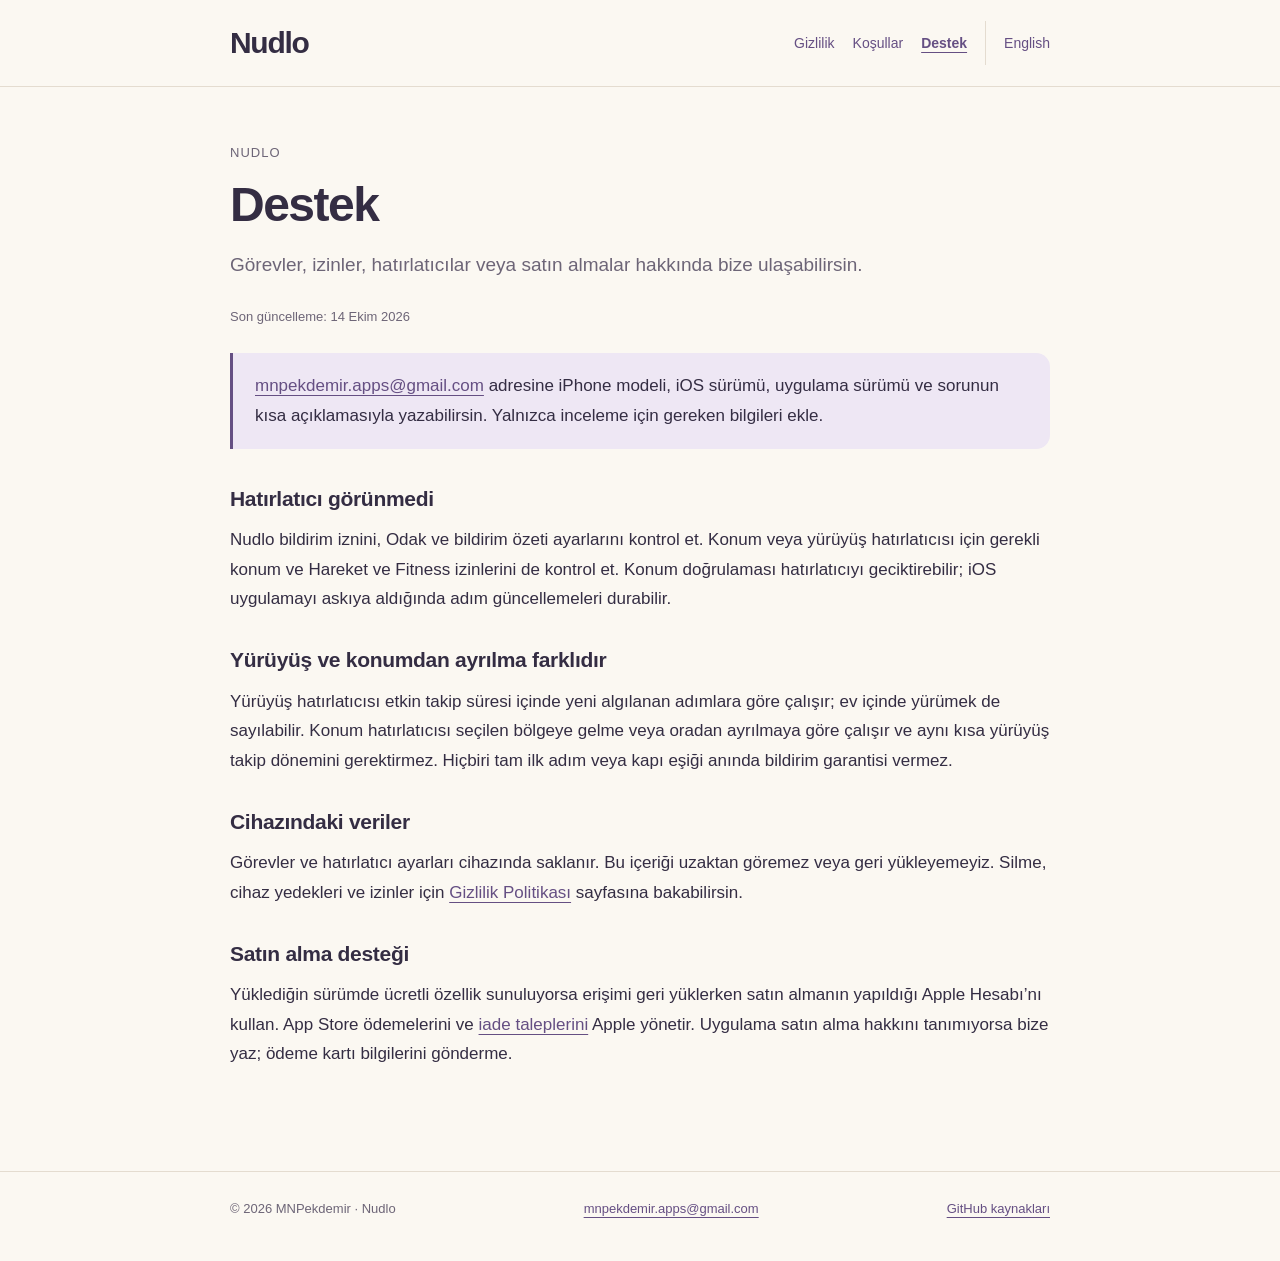
<file: tr/support.html>
<!doctype html>
<html lang="tr">
<head>
  <meta charset="utf-8">
  <meta name="viewport" content="width=device-width,initial-scale=1">
  <meta name="description" content="Görevler, izinler, hatırlatıcılar veya satın almalar hakkında bize ulaşabilirsin.">
  <title>Destek · Nudlo</title>
  <link rel="canonical" href="https://mnpekdemir.github.io/nudlo-legal/tr/support.html">
  <link rel="alternate" hreflang="en" href="https://mnpekdemir.github.io/nudlo-legal/support.html">
  <link rel="alternate" hreflang="tr" href="https://mnpekdemir.github.io/nudlo-legal/tr/support.html">
  <link rel="stylesheet" href="../styles.css">
</head>
<body>
  <a class="skip-link" href="#content">İçeriğe geç</a>
  <header class="site-header"><div class="container header-content"><a class="wordmark" href="index.html" aria-label="Nudlo">Nudlo</a><nav class="top-nav" aria-label="Hukuki bilgiler ve destek"><a href="privacy.html">Gizlilik</a><a href="terms.html">Koşullar</a><a href="support.html" aria-current="page">Destek</a><a class="language-link" href="../support.html" lang="en">English</a></nav></div></header>
  <main class="container" id="content"><p class="eyebrow">Nudlo</p><h1>Destek</h1><p class="lead">Görevler, izinler, hatırlatıcılar veya satın almalar hakkında bize ulaşabilirsin.</p><p class="updated">Son güncelleme: 14 Ekim 2026</p><div class="summary"><p><a class="contact-link" href="mailto:mnpekdemir.apps@gmail.com">mnpekdemir.apps@gmail.com</a> adresine iPhone modeli, iOS sürümü, uygulama sürümü ve sorunun kısa açıklamasıyla yazabilirsin. Yalnızca inceleme için gereken bilgileri ekle.</p></div><section id="section-1"><h2>Hatırlatıcı görünmedi</h2><p>Nudlo bildirim iznini, Odak ve bildirim özeti ayarlarını kontrol et. Konum veya yürüyüş hatırlatıcısı için gerekli konum ve Hareket ve Fitness izinlerini de kontrol et. Konum doğrulaması hatırlatıcıyı geciktirebilir; iOS uygulamayı askıya aldığında adım güncellemeleri durabilir.</p></section>
<section id="section-2"><h2>Yürüyüş ve konumdan ayrılma farklıdır</h2><p>Yürüyüş hatırlatıcısı etkin takip süresi içinde yeni algılanan adımlara göre çalışır; ev içinde yürümek de sayılabilir. Konum hatırlatıcısı seçilen bölgeye gelme veya oradan ayrılmaya göre çalışır ve aynı kısa yürüyüş takip dönemini gerektirmez. Hiçbiri tam ilk adım veya kapı eşiği anında bildirim garantisi vermez.</p></section>
<section id="section-3"><h2>Cihazındaki veriler</h2><p>Görevler ve hatırlatıcı ayarları cihazında saklanır. Bu içeriği uzaktan göremez veya geri yükleyemeyiz. Silme, cihaz yedekleri ve izinler için <a href="privacy.html">Gizlilik Politikası</a> sayfasına bakabilirsin.</p></section>
<section id="section-4"><h2>Satın alma desteği</h2><p>Yüklediğin sürümde ücretli özellik sunuluyorsa erişimi geri yüklerken satın almanın yapıldığı Apple Hesabı’nı kullan. App Store ödemelerini ve <a href="https://support.apple.com/118223">iade taleplerini</a> Apple yönetir. Uygulama satın alma hakkını tanımıyorsa bize yaz; ödeme kartı bilgilerini gönderme.</p></section></main>
  <footer><div class="container footer-content"><span>© 2026 MNPekdemir · Nudlo</span><a class="contact-link" href="mailto:mnpekdemir.apps@gmail.com">mnpekdemir.apps@gmail.com</a><a href="https://github.com/MNPekdemir/nudlo-legal">GitHub kaynakları</a></div></footer>
</body>
</html>
</file>
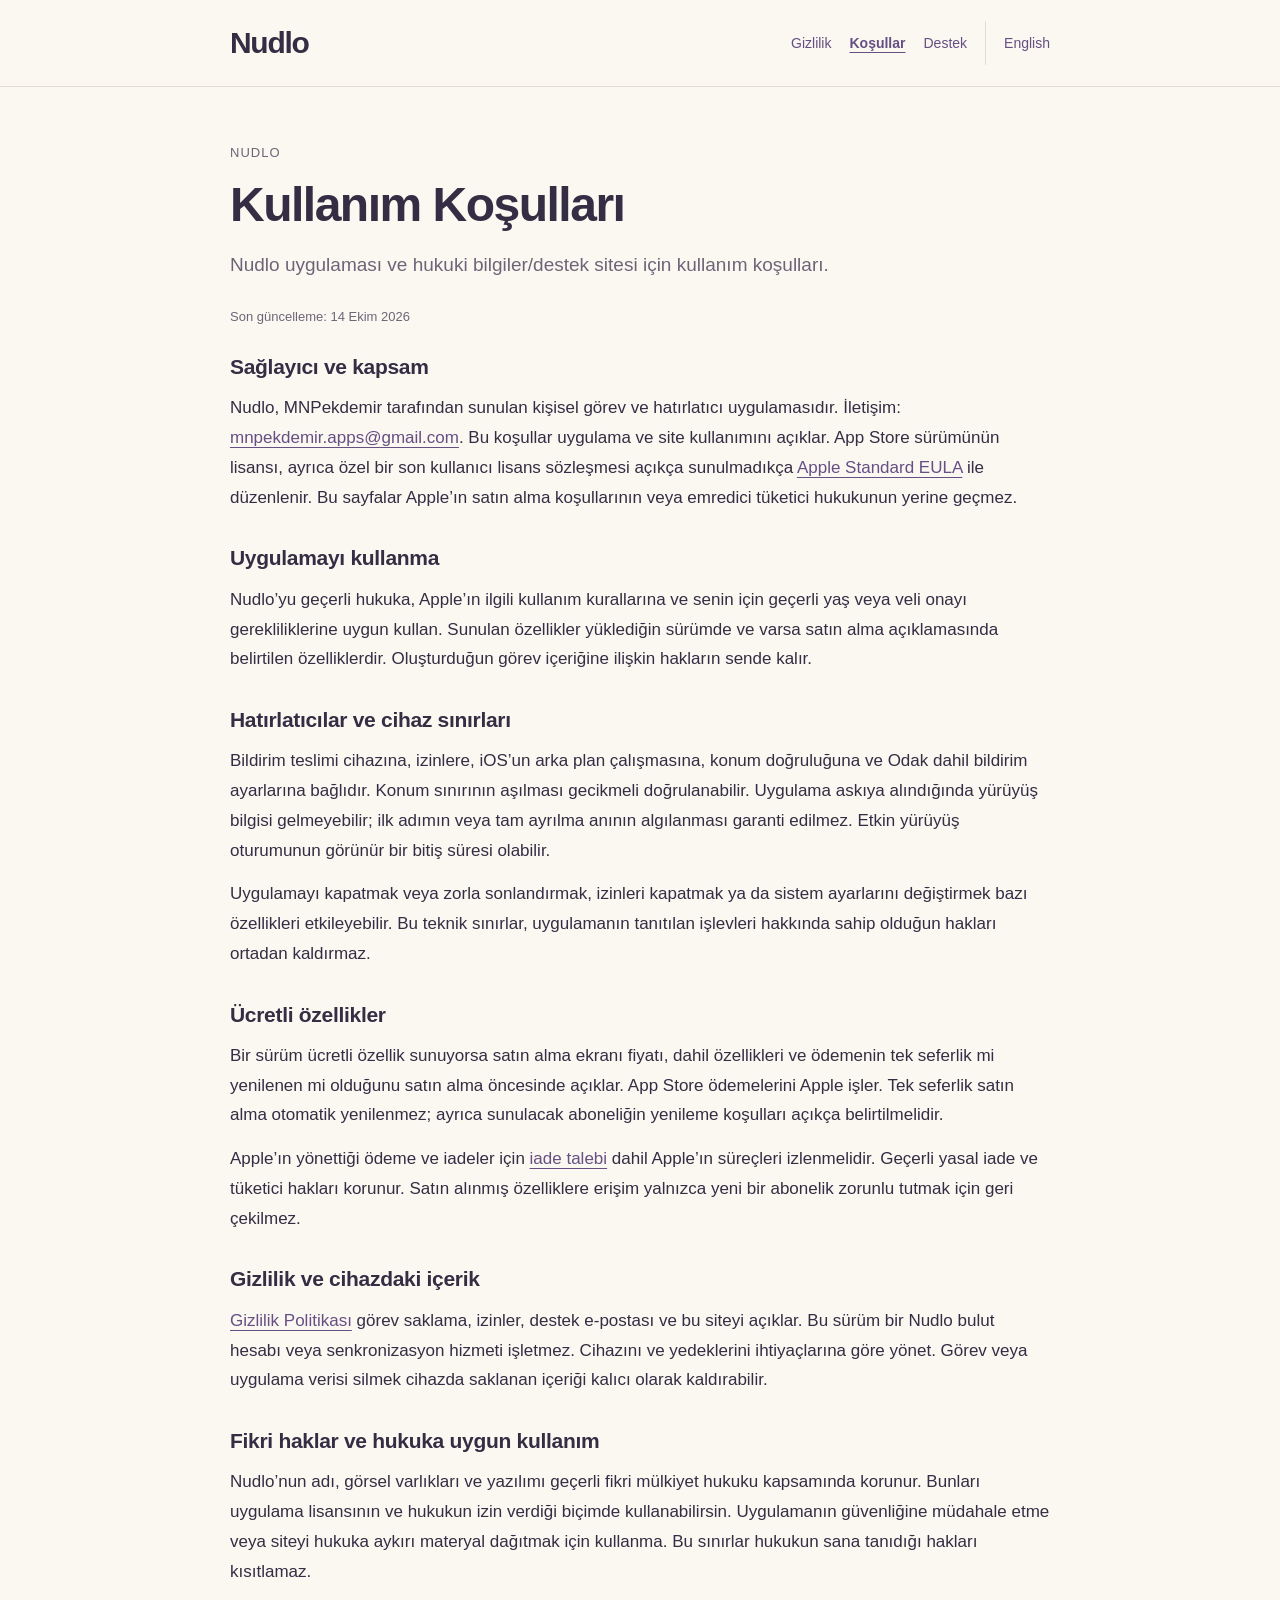
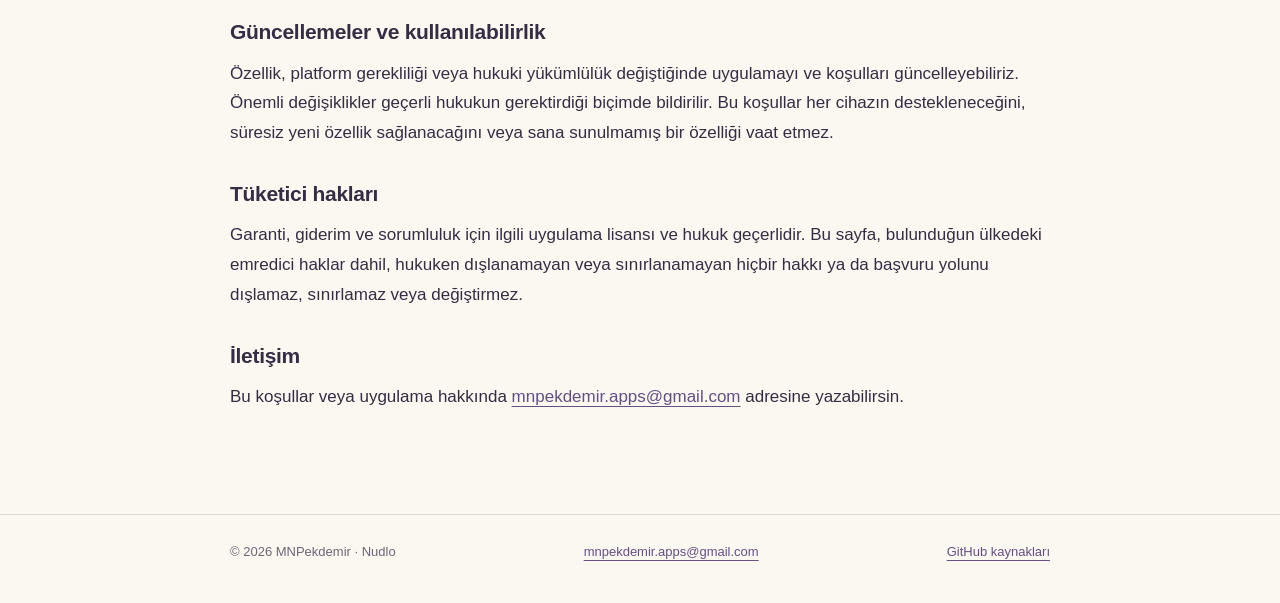
<file: tr/terms.html>
<!doctype html>
<html lang="tr">
<head>
  <meta charset="utf-8">
  <meta name="viewport" content="width=device-width,initial-scale=1">
  <meta name="description" content="Nudlo uygulaması ve hukuki bilgiler/destek sitesi için kullanım koşulları.">
  <title>Kullanım Koşulları · Nudlo</title>
  <link rel="canonical" href="https://mnpekdemir.github.io/nudlo-legal/tr/terms.html">
  <link rel="alternate" hreflang="en" href="https://mnpekdemir.github.io/nudlo-legal/terms.html">
  <link rel="alternate" hreflang="tr" href="https://mnpekdemir.github.io/nudlo-legal/tr/terms.html">
  <link rel="stylesheet" href="../styles.css">
</head>
<body>
  <a class="skip-link" href="#content">İçeriğe geç</a>
  <header class="site-header"><div class="container header-content"><a class="wordmark" href="index.html" aria-label="Nudlo">Nudlo</a><nav class="top-nav" aria-label="Hukuki bilgiler ve destek"><a href="privacy.html">Gizlilik</a><a href="terms.html" aria-current="page">Koşullar</a><a href="support.html">Destek</a><a class="language-link" href="../terms.html" lang="en">English</a></nav></div></header>
  <main class="container" id="content"><p class="eyebrow">Nudlo</p><h1>Kullanım Koşulları</h1><p class="lead">Nudlo uygulaması ve hukuki bilgiler/destek sitesi için kullanım koşulları.</p><p class="updated">Son güncelleme: 14 Ekim 2026</p><section id="section-1"><h2>Sağlayıcı ve kapsam</h2><p>Nudlo, MNPekdemir tarafından sunulan kişisel görev ve hatırlatıcı uygulamasıdır. İletişim: <a class="contact-link" href="mailto:mnpekdemir.apps@gmail.com">mnpekdemir.apps@gmail.com</a>. Bu koşullar uygulama ve site kullanımını açıklar. App Store sürümünün lisansı, ayrıca özel bir son kullanıcı lisans sözleşmesi açıkça sunulmadıkça <a href="https://www.apple.com/legal/internet-services/itunes/dev/stdeula/">Apple Standard EULA</a> ile düzenlenir. Bu sayfalar Apple’ın satın alma koşullarının veya emredici tüketici hukukunun yerine geçmez.</p></section>
<section id="section-2"><h2>Uygulamayı kullanma</h2><p>Nudlo’yu geçerli hukuka, Apple’ın ilgili kullanım kurallarına ve senin için geçerli yaş veya veli onayı gerekliliklerine uygun kullan. Sunulan özellikler yüklediğin sürümde ve varsa satın alma açıklamasında belirtilen özelliklerdir. Oluşturduğun görev içeriğine ilişkin hakların sende kalır.</p></section>
<section id="section-3"><h2>Hatırlatıcılar ve cihaz sınırları</h2><p>Bildirim teslimi cihazına, izinlere, iOS’un arka plan çalışmasına, konum doğruluğuna ve Odak dahil bildirim ayarlarına bağlıdır. Konum sınırının aşılması gecikmeli doğrulanabilir. Uygulama askıya alındığında yürüyüş bilgisi gelmeyebilir; ilk adımın veya tam ayrılma anının algılanması garanti edilmez. Etkin yürüyüş oturumunun görünür bir bitiş süresi olabilir.</p><p>Uygulamayı kapatmak veya zorla sonlandırmak, izinleri kapatmak ya da sistem ayarlarını değiştirmek bazı özellikleri etkileyebilir. Bu teknik sınırlar, uygulamanın tanıtılan işlevleri hakkında sahip olduğun hakları ortadan kaldırmaz.</p></section>
<section id="section-4"><h2>Ücretli özellikler</h2><p>Bir sürüm ücretli özellik sunuyorsa satın alma ekranı fiyatı, dahil özellikleri ve ödemenin tek seferlik mi yenilenen mi olduğunu satın alma öncesinde açıklar. App Store ödemelerini Apple işler. Tek seferlik satın alma otomatik yenilenmez; ayrıca sunulacak aboneliğin yenileme koşulları açıkça belirtilmelidir.</p><p>Apple’ın yönettiği ödeme ve iadeler için <a href="https://support.apple.com/118223">iade talebi</a> dahil Apple’ın süreçleri izlenmelidir. Geçerli yasal iade ve tüketici hakları korunur. Satın alınmış özelliklere erişim yalnızca yeni bir abonelik zorunlu tutmak için geri çekilmez.</p></section>
<section id="section-5"><h2>Gizlilik ve cihazdaki içerik</h2><p><a href="privacy.html">Gizlilik Politikası</a> görev saklama, izinler, destek e-postası ve bu siteyi açıklar. Bu sürüm bir Nudlo bulut hesabı veya senkronizasyon hizmeti işletmez. Cihazını ve yedeklerini ihtiyaçlarına göre yönet. Görev veya uygulama verisi silmek cihazda saklanan içeriği kalıcı olarak kaldırabilir.</p></section>
<section id="section-6"><h2>Fikri haklar ve hukuka uygun kullanım</h2><p>Nudlo’nun adı, görsel varlıkları ve yazılımı geçerli fikri mülkiyet hukuku kapsamında korunur. Bunları uygulama lisansının ve hukukun izin verdiği biçimde kullanabilirsin. Uygulamanın güvenliğine müdahale etme veya siteyi hukuka aykırı materyal dağıtmak için kullanma. Bu sınırlar hukukun sana tanıdığı hakları kısıtlamaz.</p></section>
<section id="section-7"><h2>Güncellemeler ve kullanılabilirlik</h2><p>Özellik, platform gerekliliği veya hukuki yükümlülük değiştiğinde uygulamayı ve koşulları güncelleyebiliriz. Önemli değişiklikler geçerli hukukun gerektirdiği biçimde bildirilir. Bu koşullar her cihazın destekleneceğini, süresiz yeni özellik sağlanacağını veya sana sunulmamış bir özelliği vaat etmez.</p></section>
<section id="section-8"><h2>Tüketici hakları</h2><p>Garanti, giderim ve sorumluluk için ilgili uygulama lisansı ve hukuk geçerlidir. Bu sayfa, bulunduğun ülkedeki emredici haklar dahil, hukuken dışlanamayan veya sınırlanamayan hiçbir hakkı ya da başvuru yolunu dışlamaz, sınırlamaz veya değiştirmez.</p></section>
<section id="section-9"><h2>İletişim</h2><p>Bu koşullar veya uygulama hakkında <a class="contact-link" href="mailto:mnpekdemir.apps@gmail.com">mnpekdemir.apps@gmail.com</a> adresine yazabilirsin.</p></section></main>
  <footer><div class="container footer-content"><span>© 2026 MNPekdemir · Nudlo</span><a class="contact-link" href="mailto:mnpekdemir.apps@gmail.com">mnpekdemir.apps@gmail.com</a><a href="https://github.com/MNPekdemir/nudlo-legal">GitHub kaynakları</a></div></footer>
</body>
</html>
</file>
<file: styles.css>
:root { color-scheme:light dark; --paper:light-dark(#fbf8f2,#211d29); --surface:light-dark(#fffdf8,#2d2736); --ink:light-dark(#342d43,#f5efe7); --muted:light-dark(#6d6577,#c0b6ca); --line:light-dark(#e4dcd0,#4a4055); --accent:light-dark(#654f83,#dec8ef); --soft:light-dark(#eee7f4,#382e44); }
* { box-sizing:border-box; }
body { margin:0; background:var(--paper); color:var(--ink); font:400 17px/1.75 -apple-system,BlinkMacSystemFont,"Segoe UI",sans-serif; }
a { color:var(--accent); text-underline-offset:4px; }
a:hover { text-decoration-thickness:2px; }
a:focus-visible { outline:3px solid var(--accent); outline-offset:4px; border-radius:3px; }
.skip-link { position:absolute; top:10px; left:10px; padding:8px 14px; background:var(--surface); transform:translateY(-150%); }
.skip-link:focus { transform:translateY(0); z-index:2; }
.container { width:min(100% - 40px,820px); margin:0 auto; }
.site-header { border-bottom:1px solid var(--line); }
.header-content { display:flex; align-items:center; justify-content:space-between; gap:16px; flex-wrap:wrap; padding:21px 0; }
.wordmark { color:var(--ink); font:600 30px/1.15 ui-rounded,-apple-system,BlinkMacSystemFont,"Segoe UI",sans-serif; letter-spacing:-1.3px; text-decoration:none; }
.top-nav { display:flex; flex-wrap:wrap; align-items:center; gap:18px; font-size:14px; }
.top-nav a { min-height:44px; display:flex; align-items:center; text-decoration:none; }
.top-nav a[aria-current=page] { text-decoration:underline; font-weight:600; }
.language-link { padding-left:18px; border-left:1px solid var(--line); }
main { padding:55px 0 70px; }
.eyebrow { color:var(--muted); font-size:13px; letter-spacing:.08em; text-transform:uppercase; margin:0 0 12px; }
h1 { font-size:clamp(34px,6vw,48px); line-height:1.15; letter-spacing:-1.5px; font-weight:600; margin:0 0 18px; }
.lead { color:var(--muted); font-size:19px; line-height:1.6; margin:0 0 26px; }
.updated { color:var(--muted); font-size:13px; margin:0 0 24px; }
.summary { padding:18px 22px; border-left:3px solid var(--accent); background:var(--soft); border-radius:0 14px 14px 0; margin:0 0 36px; }
.summary p { margin:0; }
section { margin:0 0 32px; }
h2 { font-size:21px; line-height:1.35; font-weight:600; letter-spacing:-.3px; margin:0 0 12px; scroll-margin-top:20px; }
p { margin:0 0 14px; }
ul { padding-left:23px; margin:0 0 17px; }
li { margin-bottom:8px; }
.document-links { border-top:1px solid var(--line); margin-top:38px; }
.document-link { display:block; padding:25px 0; border-bottom:1px solid var(--line); text-decoration:none; }
.document-link strong { display:block; font-size:22px; font-weight:600; margin-bottom:4px; }
.document-link span { display:block; color:var(--muted); }
.contact-link { overflow-wrap:anywhere; }
footer { border-top:1px solid var(--line); color:var(--muted); font-size:13px; padding:26px 0 40px; }
.footer-content { display:flex; flex-wrap:wrap; gap:10px 24px; align-items:center; justify-content:space-between; }
@media(max-width:500px) { body { font-size:16px; } .header-content { gap:10px; padding:16px 0 12px; } .top-nav { width:100%; gap:16px; } .language-link { margin-left:auto; padding-left:12px; } main { padding:35px 0 45px; } .lead { font-size:17px; } .summary { padding:16px; } }
@media print { .site-header,.skip-link,footer { display:none; } :root { color-scheme:light; } main { padding:0; } .container { width:100%; } a { color:inherit; } }
</file>
